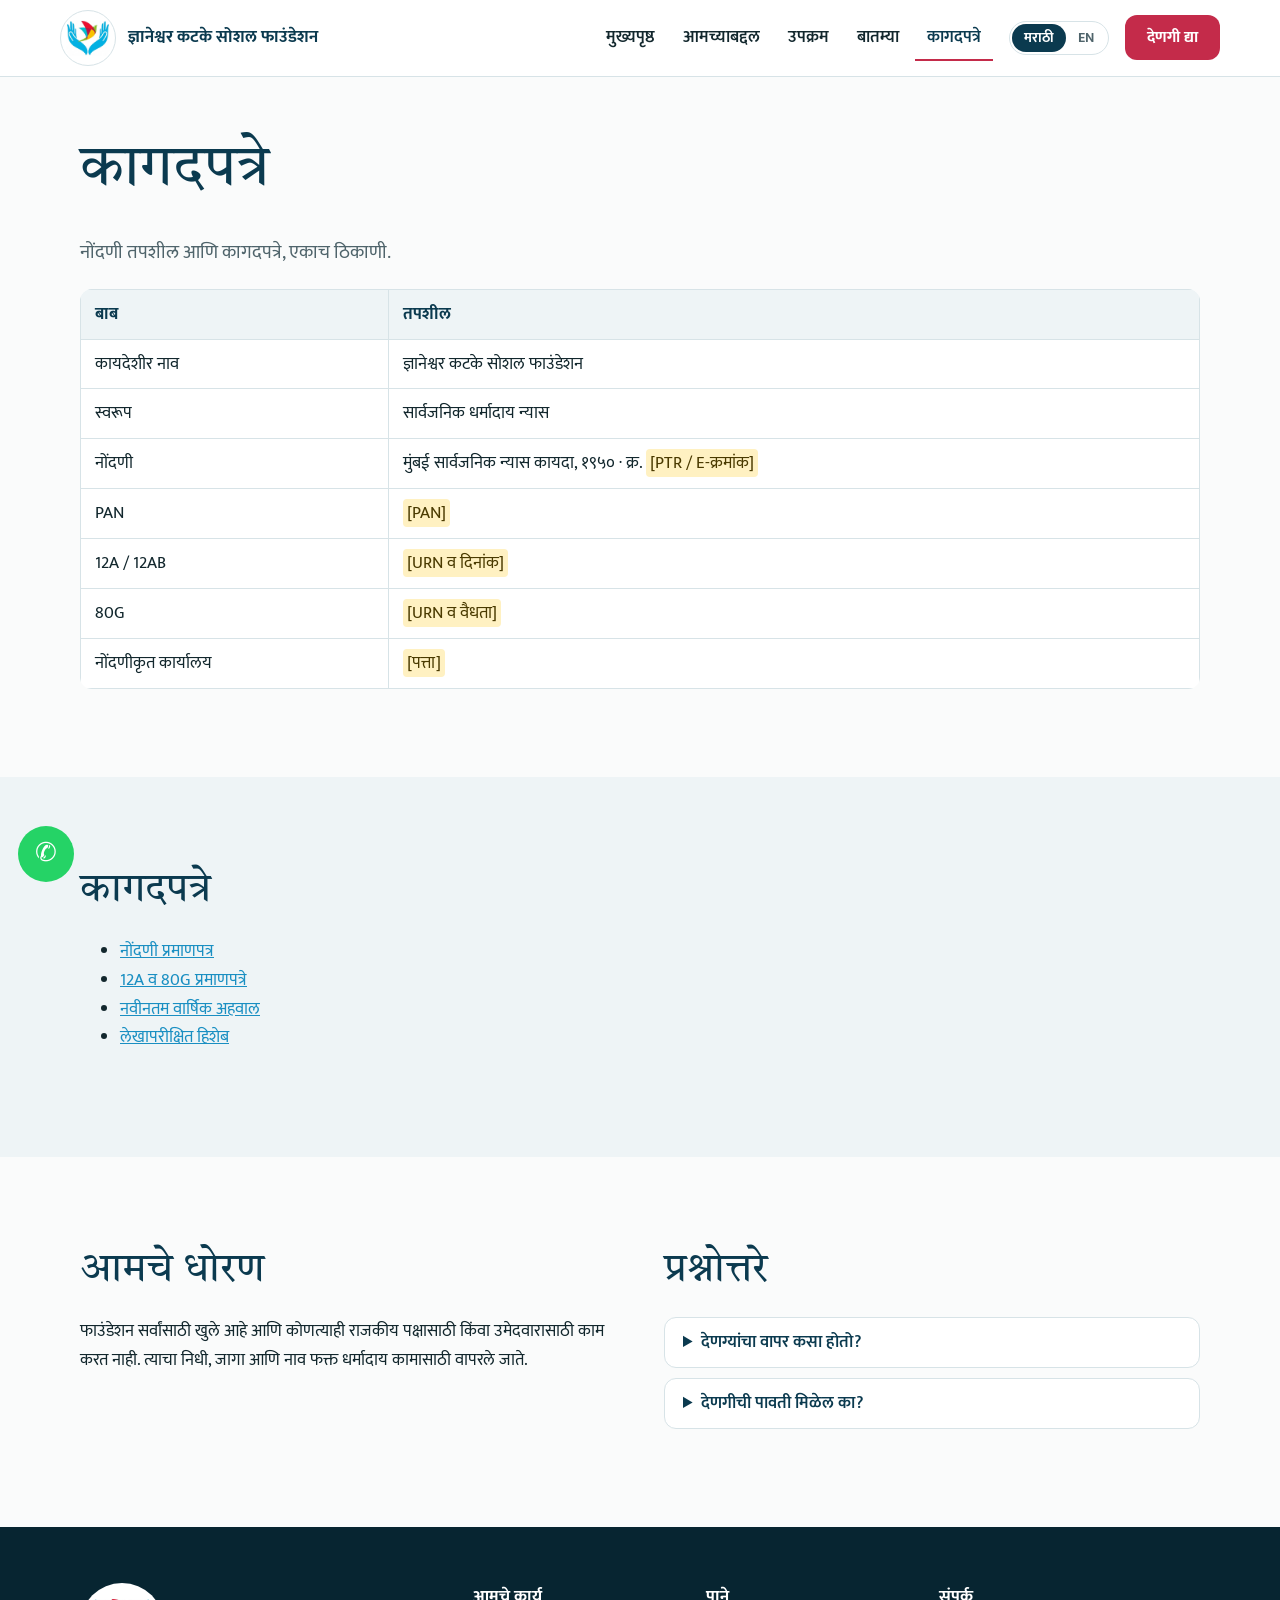
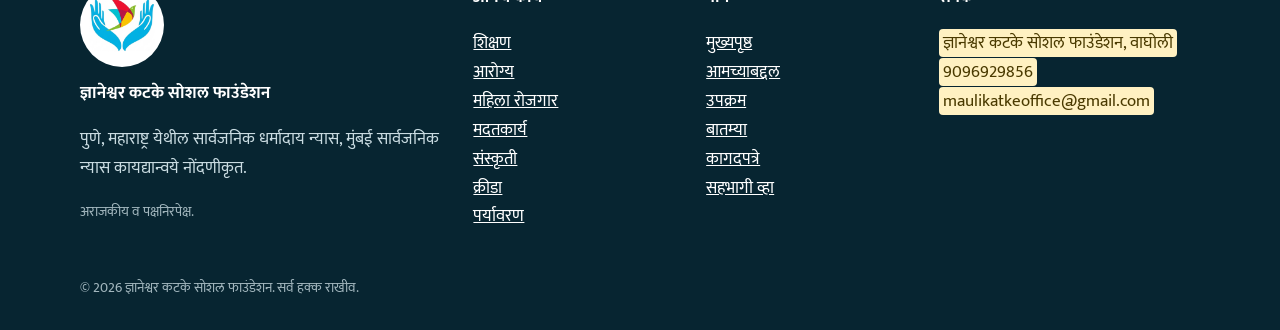
<file: transparency.html>
<!doctype html><html lang="mr"><head><meta charset="utf-8"><meta name="viewport" content="width=device-width,initial-scale=1"><meta name="theme-color" content="#4b2a86"><link rel="icon" href="img/logo.png">
<title data-en="Documents | Dnyaneshwar Katke Social Foundation">कागदपत्रे | ज्ञानेश्वर कटके सोशल फाउंडेशन</title><meta name="description" content="Registration details, documents and non-political policy.">
<link rel="preconnect" href="https://fonts.googleapis.com"><link rel="preconnect" href="https://fonts.gstatic.com" crossorigin><link href="https://fonts.googleapis.com/css2?family=Mukta:wght@400;600;800&family=Tiro+Devanagari+Marathi&display=swap" rel="stylesheet"><link rel="stylesheet" href="style.css"></head><body>
<div id="hd"></div><main id="main">
<section class="s pg"><div class="w"><h1 data-en="Documents">कागदपत्रे</h1><p class="lead" data-en="Registration details and papers, in one place.">नोंदणी तपशील आणि कागदपत्रे, एकाच ठिकाणी.</p>
<table><tr><th data-en="Item">बाब</th><th data-en="Details">तपशील</th></tr><tr><td data-en="Legal name">कायदेशीर नाव</td><td data-en="Dnyaneshwar Katke Social Foundation">ज्ञानेश्वर कटके सोशल फाउंडेशन</td></tr><tr><td data-en="Legal form">स्वरूप</td><td data-en="Public charitable trust">सार्वजनिक धर्मादाय न्यास</td></tr>
<tr><td data-en="Registration">नोंदणी</td><td data-en="Bombay Public Trust Act, 1950 · No. <mark class='ph'>[PTR / E-number]</mark>">मुंबई सार्वजनिक न्यास कायदा, १९५० · क्र. <mark class="ph">[PTR / E-क्रमांक]</mark></td></tr><tr><td>PAN</td><td><mark class="ph">[PAN]</mark></td></tr><tr><td>12A / 12AB</td><td><mark class="ph" data-en="[URN and date]">[URN व दिनांक]</mark></td></tr><tr><td>80G</td><td><mark class="ph" data-en="[URN and validity]">[URN व वैधता]</mark></td></tr><tr><td data-en="Registered office">नोंदणीकृत कार्यालय</td><td><mark class="ph" data-en="[address]">[पत्ता]</mark></td></tr></table></div></section>
<section class="s alt"><div class="w"><h2 data-en="Documents">कागदपत्रे</h2><ul><li><a href="docs/registration-certificate.pdf" data-en="Registration certificate">नोंदणी प्रमाणपत्र</a></li><li><a href="docs/12a-80g-certificates.pdf" data-en="12A and 80G certificates">12A व 80G प्रमाणपत्रे</a></li><li><a href="docs/annual-report.pdf" data-en="Latest annual report">नवीनतम वार्षिक अहवाल</a></li><li><a href="docs/audited-accounts.pdf" data-en="Audited accounts">लेखापरीक्षित हिशेब</a></li></ul></div></section>
<section class="s"><div class="w two"><div><h2 data-en="Our policy">आमचे धोरण</h2><p data-en="The Foundation is open to everyone and does not work for any political party or candidate. Its funds, premises and name are used only for charitable work.">फाउंडेशन सर्वांसाठी खुले आहे आणि कोणत्याही राजकीय पक्षासाठी किंवा उमेदवारासाठी काम करत नाही. त्याचा निधी, जागा आणि नाव फक्त धर्मादाय कामासाठी वापरले जाते.</p></div>
<div><h2 data-en="Questions">प्रश्नोत्तरे</h2><details><summary data-en="How are donations used?">देणग्यांचा वापर कसा होतो?</summary><p data-en="All donations go to the Foundation's charitable objects. Accounts are audited every year and published here.">सर्व देणग्या फाउंडेशनच्या धर्मादाय उद्दिष्टांसाठी वापरल्या जातात. हिशेबांचे दरवर्षी लेखापरीक्षण होते व ते येथे प्रसिद्ध केले जातात.</p></details>

<details><summary data-en="Can I get a donation receipt?">देणगीची पावती मिळेल का?</summary><p data-en="Yes. Receipts are issued for every donation. 80G benefit applies as per current validity.">होय. प्रत्येक देणगीची पावती दिली जाते. 80G सवलत सध्याच्या वैधतेनुसार लागू.</p></details></div></div></section>
</main><div id="ft"></div><script src="app.js"></script></body></html>
</file>
<file: style.css>
:root{--ink:#12272d;--pet:#0b3a4f;--deep:#072531;--sky:#1a8fc2;--red:#c42b4a;--mist:#eef4f6;--paper:#fafbfb;--mut:#4f646b;--line:#d7e3e7}
*{box-sizing:border-box}html{scroll-behavior:smooth}
body{margin:0;font:400 17px/1.7 Mukta,system-ui,sans-serif;color:var(--ink);background:var(--paper);overflow-x:clip}
h1,h2,h3{font-family:"Tiro Devanagari Marathi",Georgia,serif;font-weight:400;line-height:1.3;margin:0 0 .5em;color:var(--pet)}
h1{font-size:clamp(34px,5.2vw,58px)}h2{font-size:clamp(27px,3.8vw,40px)}h3{font-size:22px}
a{color:var(--sky)}img,video{max-width:100%}
.w{max-width:1160px;margin:auto;padding:0 20px}.s{padding:88px 0}.pg{padding-top:56px}.alt,.warm{background:var(--mist)}
.lead{font-size:19px;color:var(--mut);max-width:60ch}
.skip{position:absolute;left:-999px}.skip:focus{left:8px;top:8px;background:#fff;padding:8px;z-index:99}
:focus-visible{outline:3px solid var(--sky);outline-offset:2px}
header{position:sticky;top:0;z-index:50;display:flex;align-items:center;justify-content:space-between;gap:12px;padding:10px max(20px,calc((100% - 1160px)/2));background:#fff;border-bottom:1px solid var(--line)}
.logo{display:flex;align-items:center;gap:12px;color:var(--pet);text-decoration:none;line-height:1.25;font-weight:800}.logo b{font-size:17px;max-width:230px}
.logo img{width:56px;height:56px;border-radius:50%;border:1px solid var(--line);padding:2px;background:#fff;flex:none}
nav{display:flex;align-items:center;gap:4px}nav a:not(.btn){color:var(--ink);text-decoration:none;padding:8px 12px;font-weight:600;border-bottom:2px solid transparent}
nav a[aria-current]{color:var(--pet);border-color:var(--red)}nav a:not(.btn):hover{color:var(--sky)}
#lg{display:flex;border:1px solid var(--line);border-radius:999px;padding:2px;background:#fff;cursor:pointer;margin:0 12px;font:inherit}#lg span{padding:2px 12px;border-radius:999px;font-weight:700;font-size:14px;color:var(--mut)}#lg .on{background:var(--pet);color:#fff}
#mb{display:none;font:inherit;font-weight:700;border:1px solid var(--line);border-radius:10px;padding:6px 14px;background:#fff;color:var(--pet);cursor:pointer}
.btn{display:inline-block;background:var(--red);color:#fff;font:700 16px Mukta,sans-serif;padding:12px 26px;border-radius:12px;text-decoration:none;border:0;cursor:pointer;margin:4px 10px 4px 0}
.btn:hover{background:#a82039}.btn.dn{margin:0;padding:9px 22px}.btn.o{background:transparent;box-shadow:inset 0 0 0 2px rgba(255,255,255,.8)}.btn.o:hover{background:rgba(255,255,255,.12)}.btn.dk{background:var(--pet)}.btn.dk:hover{background:var(--deep)}
.bento{display:grid;grid-template-columns:repeat(4,1fr);grid-auto-rows:250px;gap:16px;margin-top:28px}.bento .big{grid-column:span 2;grid-row:span 2}
.t{position:relative;border-radius:20px;overflow:hidden;display:flex;align-items:flex-end;padding:22px;color:#fff;text-decoration:none;background:linear-gradient(160deg,#1c6a8a,#072531)}.t:nth-child(even){background:linear-gradient(160deg,#145a75,#0b3a4f)}
.t img{position:absolute;inset:0;width:100%;height:100%;object-fit:cover}.t::after{content:"";position:absolute;inset:0;background:linear-gradient(0deg,rgba(7,37,49,.88),transparent 65%)}.t div{position:relative;z-index:2}.t h3{color:#fff;margin-bottom:.2em}.t p{margin:0;font-size:15px;line-height:1.5}
.x{display:none!important}
.steps{display:grid;grid-template-columns:repeat(3,1fr);gap:32px;margin-top:30px}.steps>div{border-top:2px solid var(--pet);padding-top:14px}.steps b{display:block;font:400 52px/1.1 "Tiro Devanagari Marathi",serif;color:var(--sky)}
.grid{display:grid;grid-template-columns:repeat(auto-fit,minmax(260px,1fr));gap:20px}
.c{background:#fff;border:1px solid var(--line);border-radius:16px;padding:24px}
.pc{background:#fff;border-radius:16px;overflow:hidden;border:1px solid var(--line)}.pc[hidden]{display:none}.pc>div:last-child{padding:8px 22px 22px}
.im{aspect-ratio:4/3;background:linear-gradient(135deg,#dbe9ee,#b4d0db);overflow:hidden}.im img,.im video{width:100%;height:100%;object-fit:cover;display:block}
.tag{display:inline-block;font-size:13px;font-weight:700;padding:1px 12px;border-radius:99px;background:var(--mist);color:var(--pet);margin:14px 0 2px}.dt{color:var(--mut);font-size:14px;margin-left:8px}
.chips{display:flex;flex-wrap:wrap;gap:8px;margin:18px 0 28px}.chips button{font:600 16px Mukta,sans-serif;border:1.5px solid var(--pet);background:#fff;color:var(--pet);padding:6px 18px;border-radius:999px;cursor:pointer}.chips .on{background:var(--pet);color:#fff}
.stats .c{text-align:left;background:transparent;border:0;border-left:3px solid var(--sky);border-radius:0;padding:4px 0 4px 18px}.n{display:block;font:400 54px/1.2 "Tiro Devanagari Marathi",serif;color:var(--pet)}
.ch{display:flex;align-items:end;justify-content:space-between;gap:16px}.ar{display:flex;align-items:center;gap:10px;margin-bottom:12px}.ar button{width:46px;height:46px;border-radius:50%;border:1.5px solid var(--pet);background:#fff;font-size:20px;cursor:pointer;color:var(--pet)}
.car{display:flex;gap:16px;overflow-x:auto;scroll-snap-type:x mandatory;scrollbar-width:none}.car::-webkit-scrollbar{display:none}
.k{flex:0 0 min(340px,82%);scroll-snap-align:start;background:#fff;border-radius:16px;overflow:hidden;border:1px solid var(--line)}.k>div:last-child{padding:8px 20px 20px;background:var(--pet);color:#fff;min-height:130px}.k h3{color:#fff}.k p{margin:0}
.gal{columns:3 240px;gap:14px}.gal .im{aspect-ratio:auto;min-height:170px;margin-bottom:14px;border-radius:14px;break-inside:avoid;cursor:zoom-in}.gal .im:nth-child(3n+1){min-height:300px}.gal img,.gal video{height:auto}.gal .im{position:relative}
dialog{border:0;background:transparent;max-width:94vw;padding:0}dialog::backdrop{background:rgba(7,37,49,.9)}dialog img{max-height:88vh;border-radius:12px;display:block}
.two{display:grid;grid-template-columns:1fr 1fr;gap:48px}
table{width:100%;border-collapse:collapse;background:#fff;border-radius:12px;overflow:hidden}td,th{border:1px solid var(--line);padding:10px 14px;text-align:left;vertical-align:top}th{background:var(--mist);color:var(--pet)}
.cb{font:600 13px Mukta,sans-serif;margin-left:8px;border:1px solid var(--pet);background:#fff;color:var(--pet);border-radius:99px;padding:0 10px;cursor:pointer}
details{background:#fff;border:1px solid var(--line);border-radius:12px;padding:10px 18px;margin:10px 0}summary{cursor:pointer;font-weight:600;color:var(--pet)}
form label{display:block;font-weight:600;margin-bottom:12px}input,select,textarea{display:block;width:100%;font:inherit;padding:11px;border:1px solid #b9cbd1;border-radius:10px;margin-top:4px;background:#fff}.bad{border-color:var(--red)}#fm,#cpm{font-weight:600;color:var(--red)}
.ph{background:#fff1c2;color:#4a3a00;padding:0 4px;border-radius:4px}.qr{max-width:200px;border-radius:12px}
.band{background:var(--pet);color:#fff;border-radius:24px;padding:52px}.band h2{color:#fff}.band p{color:#d9e7ec}
.wa{position:fixed;left:18px;bottom:18px;width:56px;height:56px;border-radius:50%;background:#25d366;color:#fff;display:grid;place-items:center;font-size:26px;text-decoration:none;z-index:40}
.dm{display:none}
footer{background:var(--deep);color:#c9dbe1;padding:56px 0 30px}footer a{color:#fff}footer strong{color:#fff}.fg{display:grid;grid-template-columns:1.8fr 1fr 1fr 1.3fr;gap:32px}.fl{width:84px;height:84px;border-radius:50%;background:#fff;padding:4px;display:block;margin-bottom:12px}.np{font-size:14px;opacity:.8}.cp{margin-top:28px;font-size:14px;opacity:.8}
@media(max-width:900px){#mb{display:block}nav{display:none;position:absolute;left:0;right:0;top:100%;background:#fff;border-bottom:1px solid var(--line);padding:10px 20px 16px;flex-direction:column;align-items:stretch}header.open nav{display:flex}nav a[aria-current]{border-color:transparent}#lg{align-self:flex-start;margin:8px 0}.btn.dn{text-align:center}.two,.fg,.steps{grid-template-columns:1fr}.qa{grid-template-columns:1fr;margin-top:-28px}.sl{height:min(58vh,400px)}.sb{display:none}.bento{grid-template-columns:1fr 1fr;grid-auto-rows:210px}.band{padding:30px}.ch{flex-direction:column;align-items:start}.logo b{font-size:14px;max-width:160px}.s{padding:60px 0}
.dm{display:block;position:fixed;left:16px;right:16px;bottom:14px;text-align:center;background:var(--red);color:#fff;font-weight:700;padding:12px;border-radius:12px;text-decoration:none;z-index:40;box-shadow:0 6px 20px rgba(7,37,49,.3)}footer{padding-bottom:90px}}
@media(prefers-reduced-motion:reduce){html{scroll-behavior:auto}.sd{transition:none}}


.vh{position:absolute;width:1px;height:1px;overflow:hidden;clip:rect(0 0 0 0)}
.sl{position:relative;height:min(72vh,620px);overflow:hidden;background:#072531}
.sd{position:absolute;inset:0;margin:0;opacity:0;transition:opacity .9s;background:linear-gradient(120deg,#072531,#145a75)}.sd:nth-child(even){background:linear-gradient(120deg,#0b3a4f,#1c6a8a)}.sd.on{opacity:1;z-index:1}
.sd img{width:100%;height:100%;object-fit:cover;display:block}
.cap{position:absolute;left:0;right:0;bottom:0;padding:110px max(20px,calc((100% - 1160px)/2)) 72px;background:linear-gradient(0deg,rgba(7,37,49,.82),transparent);color:#fff;font:400 clamp(26px,4.2vw,46px)/1.25 "Tiro Devanagari Marathi",Georgia,serif}
.sb{position:absolute;top:50%;transform:translateY(-50%);width:48px;height:48px;border-radius:50%;border:0;background:rgba(255,255,255,.92);color:var(--pet);font-size:26px;line-height:1;cursor:pointer;z-index:3}.sb.p{left:18px}.sb.n{right:18px}
.dots{position:absolute;bottom:62px;right:max(20px,calc((100% - 1160px)/2));display:flex;gap:8px;z-index:3}.dots button{width:10px;height:10px;border-radius:99px;border:0;padding:0;background:rgba(255,255,255,.55);cursor:pointer;transition:width .3s}.dots .on{background:#fff;width:28px}
.qa{padding:0;max-width:none;width:min(1160px,calc(100% - 40px));display:grid;grid-template-columns:repeat(3,1fr);gap:16px;position:relative;z-index:4;margin-top:-44px}
.qa a{display:block;background:#fff;border:1px solid var(--line);border-radius:16px;padding:18px 22px;text-decoration:none;color:var(--pet);font-weight:700;box-shadow:0 10px 28px rgba(7,37,49,.1)}.qa a:hover{border-color:var(--sky)}.qa small{display:block;font-weight:400;color:var(--mut)}
.pl{position:absolute;right:12px;bottom:12px;width:44px;height:44px;border-radius:50%;background:rgba(7,37,49,.78);color:#fff;display:grid;place-items:center;font-style:normal;font-size:15px}.im:has(.x) .pl{display:none}
dialog video{max-height:88vh;max-width:94vw;border-radius:12px;display:block}dialog [hidden]{display:none!important}
.sd video{width:100%;height:100%;object-fit:cover;display:block}

html{scroll-padding-top:90px}
.gs{gap:16px}.gs .im{flex:0 0 calc((100% - 32px)/3);scroll-snap-align:start;aspect-ratio:4/3;border-radius:16px;cursor:zoom-in;position:relative}
.reels{display:flex;gap:16px;overflow-x:auto;scroll-snap-type:x mandatory;padding-bottom:8px}.rl{flex:0 0 calc((100% - 48px)/4);scroll-snap-align:start;margin:0}.rl video{width:100%;aspect-ratio:9/16;object-fit:contain;background:var(--deep);border-radius:16px;display:block}.rl figcaption{font-size:15px;color:var(--mut);margin-top:8px;line-height:1.45}
.news{columns:3 260px;gap:18px}.nc{break-inside:avoid;margin:0 0 18px;background:#fff;border:1px solid var(--line);border-radius:6px;padding:8px;box-shadow:0 6px 18px rgba(7,37,49,.08);cursor:zoom-in}.nc .im{aspect-ratio:auto;min-height:0;background:none;border-radius:3px}.nc .im:has(.x),.nc .im:empty{min-height:220px;background:linear-gradient(135deg,#dbe9ee,#b4d0db)}.nc img{height:auto}.nc figcaption{padding:10px 6px 4px}.nc small{display:block;color:var(--mut);font-size:13px}.nc b{display:block;font-weight:700;color:var(--pet);line-height:1.35}
.jump{display:flex;flex-wrap:wrap;gap:8px;margin:18px 0 28px}.jump a{border:1.5px solid var(--pet);color:var(--pet);padding:6px 18px;border-radius:999px;text-decoration:none;font-weight:600}.jump a:hover{background:var(--pet);color:#fff}
.lb{width:100vw;height:100vh;max-width:none;max-height:none;margin:0;padding:24px;background:transparent;border:0;color:#fff}.lb[open]{display:flex;flex-direction:column;align-items:center;justify-content:center}.lb::backdrop{background:rgba(7,37,49,.93)}
.lb img,.lb video{max-width:min(94vw,1000px);max-height:74vh;border-radius:12px;display:block}.lb [hidden]{display:none!important}
.ld{max-width:720px;margin:14px auto 0;font-size:17px;line-height:1.6;text-align:center;color:#e6f0f3}.ld:empty{display:none}
.lx,.lp,.ln{position:absolute;border:0;border-radius:50%;width:46px;height:46px;background:rgba(255,255,255,.92);color:var(--pet);font-size:26px;line-height:1;cursor:pointer}.lx{top:18px;right:18px}.lp{left:18px;top:50%}.ln{right:18px;top:50%}
@media(max-width:900px){.gs .im{flex-basis:82%}.rl{flex-basis:min(240px,72%)}.news{columns:2 150px}.lp{left:8px}.ln{right:8px}}

.nocap .nc figcaption,.nocap .ld{display:none}
</file>
